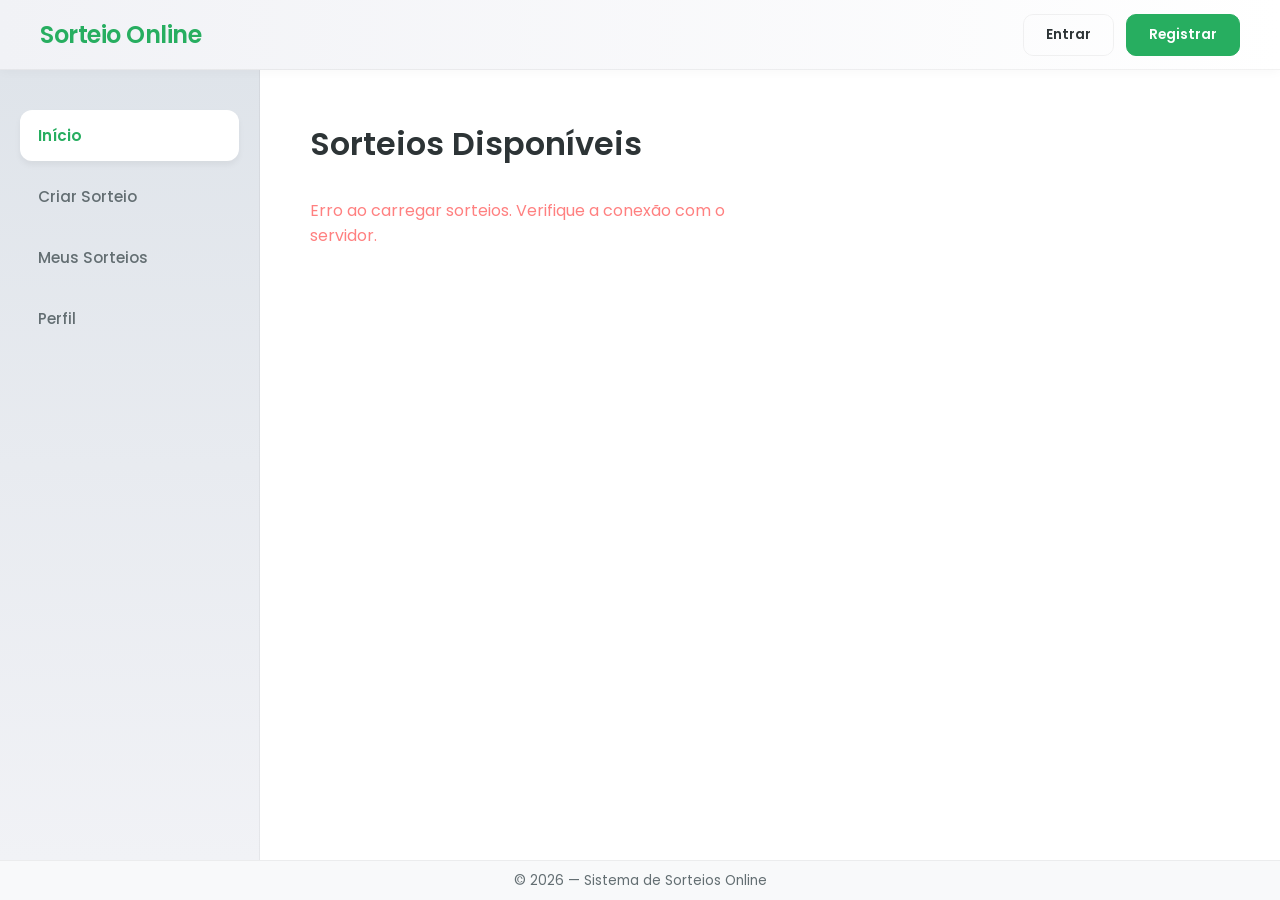
<file: index.html>
<!DOCTYPE html>
<html lang="pt-BR">
<head>
    <title>Sorteio Online — Início</title>
    <meta charset="UTF-8">
    <meta name="viewport" content="width=device-width, initial-scale=1.0">
    <link rel="stylesheet" href="src/style/global.css?v=1.0.1">
    <link rel="stylesheet" href="src/style/index.css?v=1.0.1">
</head>
<body>
<div class="container">

    <header>
        <h1>Sorteio Online</h1>
        <div class="auth-links"><!-- preenchido por utils.js --></div>
    </header>

    <aside>
        <a href="index.html" class="active">Início</a>
        <a href="src/pages/criar_sorteio.html">Criar Sorteio</a>
        <a href="src/pages/meus_sorteios.html">Meus Sorteios</a>
        <a href="src/pages/perfil.html">Perfil</a>
    </aside>

    <main>
        <h2>Sorteios Disponíveis</h2>
        <div class="cards" id="container-cards"></div>
    </main>

    <footer><p>© 2026 — Sistema de Sorteios Online</p></footer>
</div>

<script src="src/js/utils.js?v=1.0.1"></script>
<script src="src/js/index.js?v=1.0.1"></script>
</body>
</html>
</file>
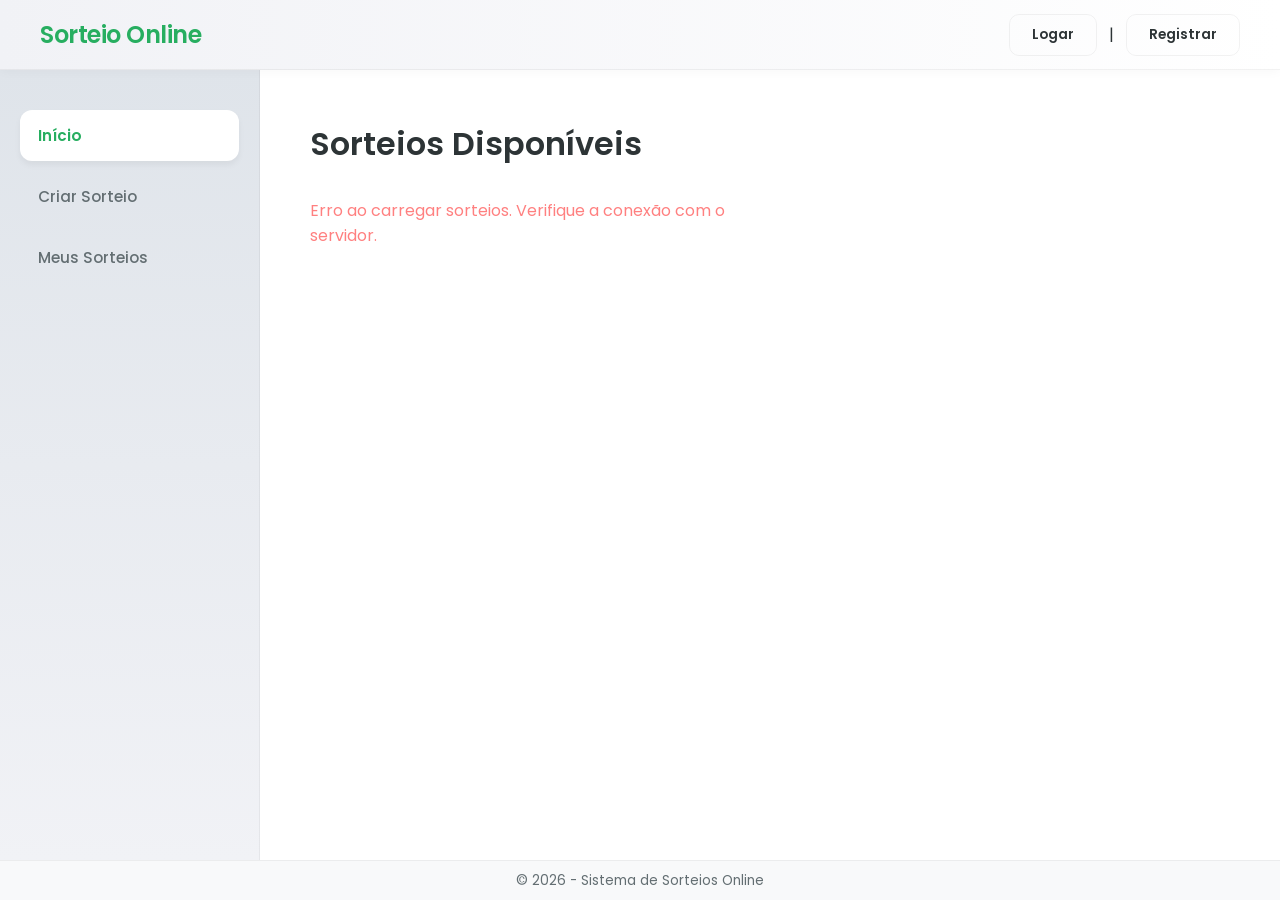
<file: src/index.html>
<!DOCTYPE html>
<html lang="pt-BR">
<head>
    <title>Sorteio Online - Início</title>

    <meta charset="UTF-8">
    <meta name="viewport" content="width=device-width, initial-scale=1.0">

    <link rel="stylesheet" href="style/global.css">
    <link rel="stylesheet" href="style/index.css">

</head>

<body>
    <div class="container">

        <header>
            <h1>Sorteio Online</h1>
            <div class="auth-links">
                <a href="pages/login.html">Logar</a> | <a href="pages/registrar.html">Registrar</a> 
            </div>
        </header>
        
        <aside>
            <a href="index.html" class="active">Início</a>
            <a href="">Criar Sorteio</a>
            <a href="">Meus Sorteios</a>
        </aside>
        
        <main>
            <h2>Sorteios Disponíveis</h2>
            
            <div class="cards" id="container-cards"></div>
        </main>

        <footer>
            <p>&copy; 2026 - Sistema de Sorteios Online</p>
        </footer>
    </div>

    <script src="js/index.js"></script>
</body>
</html>
</file>
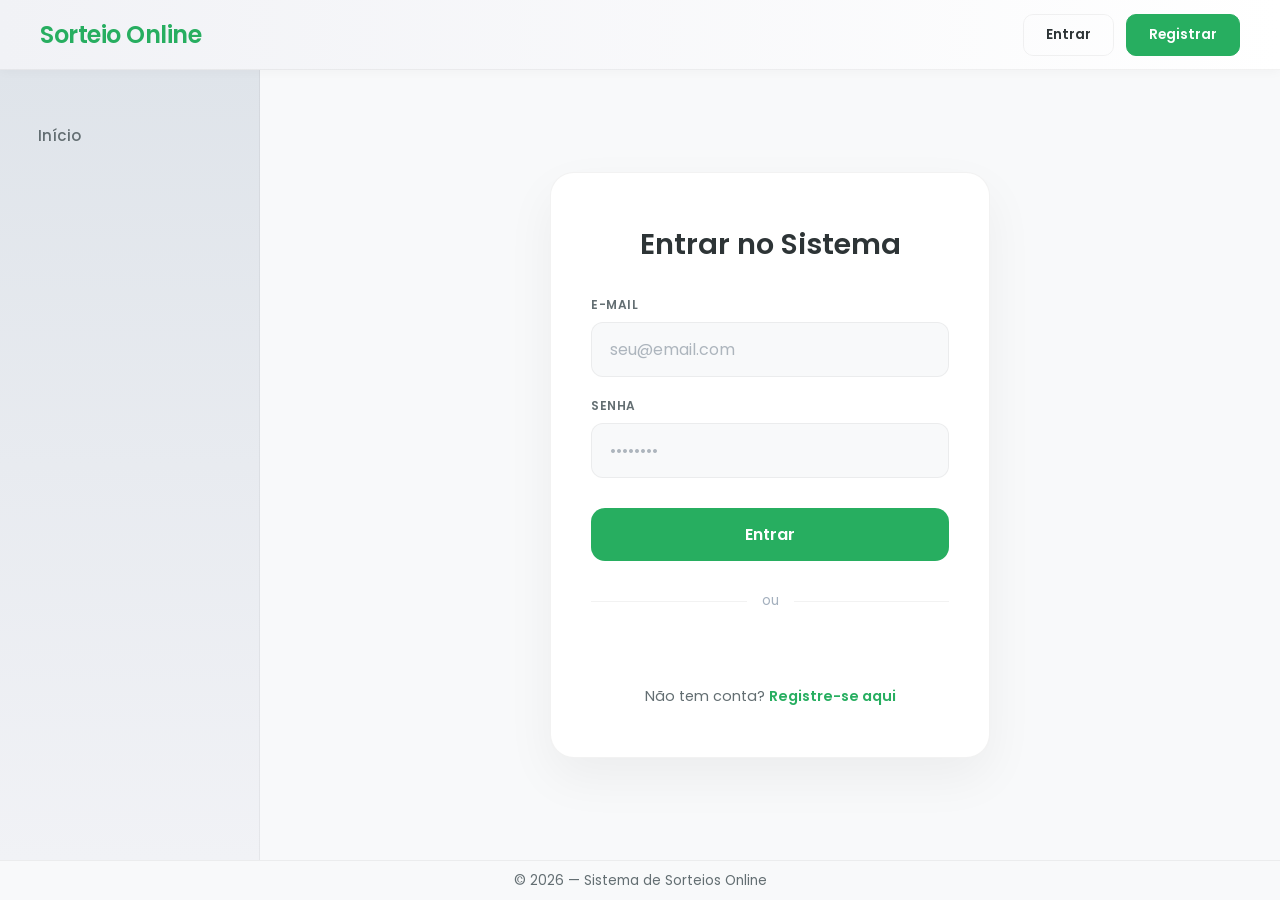
<file: src/pages/admin.html>
<!DOCTYPE html>
<html lang="pt-BR">
<head>
    <meta charset="UTF-8">
    <meta name="viewport" content="width=device-width, initial-scale=1.0">
    <title>Painel Administrativo - Sorteio Online</title>
    
    <link rel="stylesheet" href="../style/global.css?v=1.0.1">
    
    <link rel="stylesheet" href="../style/adm.css?v=1.0.1">
</head>
<body>
    <div class="container">
        <header>
            <h1>Painel Admin</h1>
            <div class="auth-links">
                <span id="admin-name">Olá, Admin</span>
                <a href="#" onclick="logout()">Sair</a>
            </div>
        </header>

        <aside>
            <a href="#" id="menu-usuarios" class="active" onclick="showSection('usuarios')">Gerenciar Usuários</a>
            <a href="#" id="menu-sorteios" onclick="showSection('sorteios')">Gerenciar Sorteios</a>
        </aside>

        <main id="main-content">
            <section id="section-usuarios">
                <h2>Usuários do Sistema</h2>
                <div class="table-container">
                    <table id="tabela-usuarios">
                        <thead>
                            <tr>
                                <th>ID</th>
                                <th>Nome</th>
                                <th>Email</th>
                                <th>Role</th>
                                <th>Ações</th>
                            </tr>
                        </thead>
                        <tbody></tbody>
                    </table>
                </div>
            </section>

            <section id="section-sorteios" style="display: none;">
                <h2>Sorteios Cadastrados</h2>
                <div class="table-container">
                    <table id="tabela-sorteios">
                        <thead>
                            <tr>
                                <th>ID</th>
                                <th>Nome</th>
                                <th>Status</th>
                                <th>Ações</th>
                            </tr>
                        </thead>
                        <tbody></tbody>
                    </table>
                </div>
            </section>
        </main>

        <footer>
            Sorteio Online © 2026 - Painel Administrativo
        </footer>
    </div>

    <div id="modal-user" class="modal">
        <div class="modal-content">
            <h3>Editar Usuário</h3>
            <input type="hidden" id="edit-user-id">
            <input type="text" id="edit-user-nome" placeholder="Nome">
            <input type="email" id="edit-user-email" placeholder="Email">
            <input type="password" id="edit-user-senha" placeholder="Nova Senha (opcional)">
            
            <h4>Foto de Perfil</h4>
            <input type="file" id="edit-user-foto">
            <button class="btn-upload" onclick="uploadFotoPerfil()">Atualizar Foto</button>

            <div class="modal-actions">
                <button class="btn-cancel" onclick="fecharModal('modal-user')">Cancelar</button>
                <button class="btn-save" onclick="salvarUsuario()">Salvar</button>
            </div>
        </div>
    </div>

    <div id="modal-sorteio" class="modal">
        <div class="modal-content">
            <h3>Editar Sorteio</h3>
            <input type="hidden" id="edit-sorteio-id">
            <input type="text" id="edit-sorteio-nome" placeholder="Nome do Sorteio">
            <textarea id="edit-sorteio-desc" placeholder="Descrição"></textarea>
            <label class="switch-container">
                <span>Status:</span>
                
                <label class="switch">
                    <input type="checkbox" id="edit-sorteio-status">
                    <span class="slider"></span>
                </label>

                <span id="status-text">Encerrado</span>
            </label>
            
            <h4>Foto de Capa</h4>
            <input type="file" id="edit-sorteio-capa">
            <button class="btn-upload" onclick="uploadFotoCapa()">Atualizar Capa</button>

            <div class="modal-actions">
                <button class="btn-cancel" onclick="fecharModal('modal-sorteio')">Cancelar</button>
                <button class="btn-save" onclick="salvarSorteio()">Salvar</button>
            </div>
        </div>
    </div>

    <div id="modal-participantes" class="modal">
        <div class="modal-content modal-large">
            <h3>Participantes do Sorteio</h3>
            <input type="hidden" id="participante-sorteio-id">
            <ul id="lista-participantes" class="participantes-list">
                </ul>
            <div class="modal-actions">
                <button class="btn-cancel" onclick="fecharModal('modal-participantes')">Fechar</button>
            </div>
        </div>
    </div>

    <script src="../js/admin.js?v=1.0.1"></script>
</body>
</html>
</file>
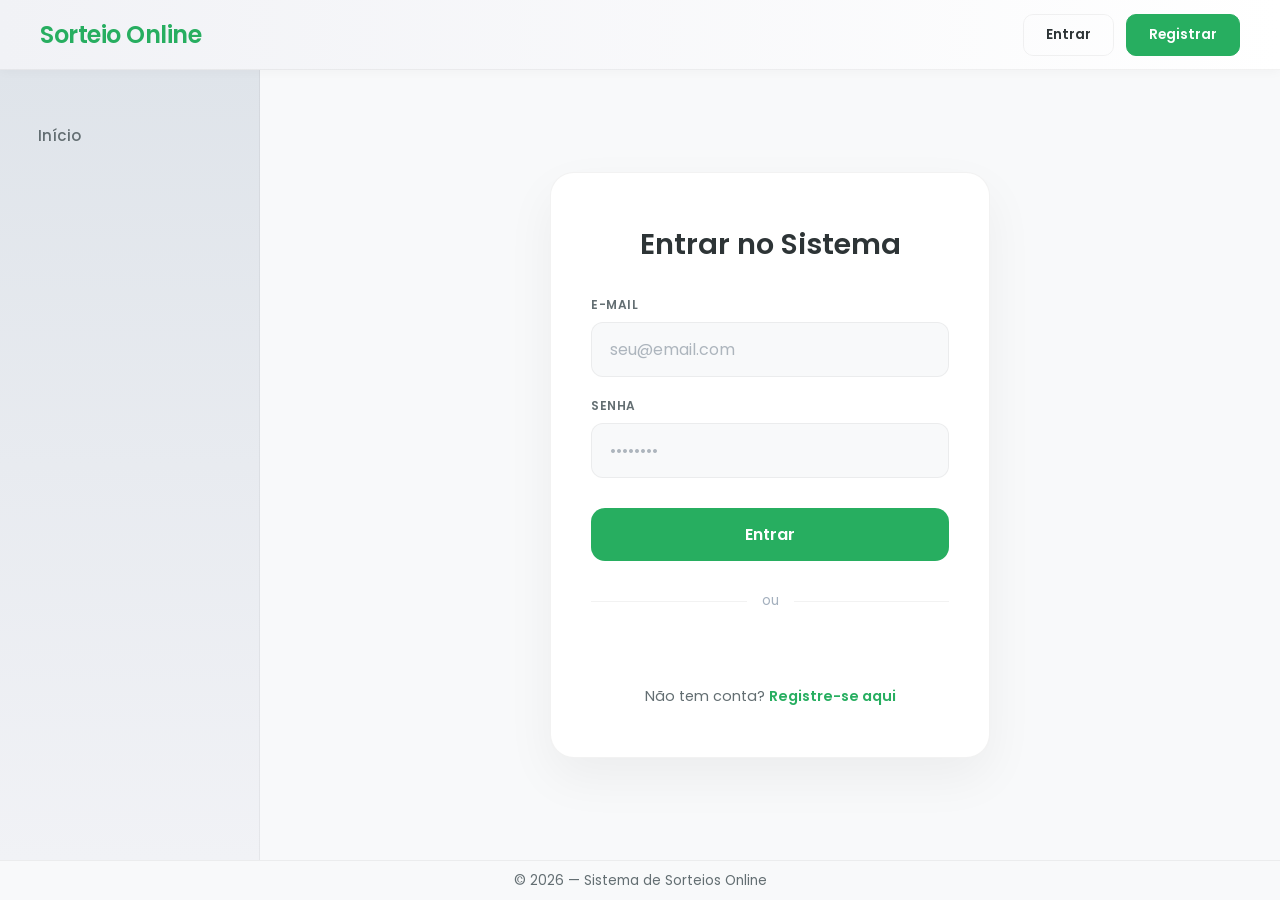
<file: src/pages/criar_sorteio.html>
<!DOCTYPE html>
<html lang="pt-BR">
<head>
    <meta charset="UTF-8">
    <meta name="viewport" content="width=device-width, initial-scale=1.0">
    <title>Sorteio Online — Criar Sorteio</title>
    <link rel="stylesheet" href="../style/global.css?v=1.0.1">
    <link rel="stylesheet" href="../style/criar_sorteio.css?v=1.0.1">
</head>
<body>
<div class="container">

    <header>
        <h1>Sorteio Online</h1>
        <div class="auth-links"></div>
    </header>

    <aside>
        <a href="../../index.html">Início</a>
        <a href="criar_sorteio.html" class="active">Criar Sorteio</a>
        <a href="meus_sorteios.html">Meus Sorteios</a>
        <a href="perfil.html">Perfil</a>
    </aside>

    <main>
        <div class="criar-wrapper">

            <div class="criar-header">
                <h2>Novo Sorteio</h2>
                <p>Preencha os dados abaixo para criar seu sorteio.</p>
            </div>

            <form id="form-criar" class="criar-form" novalidate>

                <!-- Imagem de capa ---------------------------------------- -->
                <div class="capa-upload-area" id="capa-upload-area">
                    <div class="capa-placeholder" id="capa-placeholder">
                        <span class="capa-icon">🖼️</span>
                        <span>Clique para adicionar uma foto de capa</span>
                        <span class="capa-hint">JPG, PNG — até 5 MB</span>
                    </div>
                    <img id="capa-preview" src="" alt="Preview da capa" style="display:none;">
                    <input type="file" id="input-capa" accept="image/*" style="display:none;">
                </div>

                <!-- Campos ------------------------------------------------ -->
                <div class="campos-grid">

                    <div class="field-group full">
                        <label for="nome-sorteio">Nome do sorteio <span class="obrig">*</span></label>
                        <input type="text" id="nome-sorteio"
                            placeholder="Ex.: iPhone 17 Pro — Sorteio Especial"
                            maxlength="80" required>
                    </div>

                    <div class="field-group full">
                        <label for="desc-sorteio">Descrição</label>
                        <textarea id="desc-sorteio" rows="4"
                                placeholder="Descreva o que será sorteado, regras, data prevista…"></textarea>
                    </div>

                    <div class="field-group">
                        <label for="status-sorteio">Status inicial</label>
                        <select id="status-sorteio">
                            <option value="ativo">Ativo</option>
                            <option value="encerrado">Encerrado</option>
                        </select>
                    </div>

                    <div class="field-group">
                        <label for="data-encerramento">Data e Hora de Encerramento <span class="obrig">*</span></label>
                        <input type="datetime-local" id="data-encerramento" required>
                    </div>

                </div>

                <!-- Fotos adicionais --------------------------------------- -->
                <div class="fotos-section">
                    <label class="fotos-label">Fotos do item (até 3)</label>
                    <div class="fotos-grid" id="fotos-grid">
                        <div class="foto-slot" data-slot="0">
                            <span>+</span>
                            <input type="file" accept="image/*" class="input-foto-extra">
                        </div>
                        <div class="foto-slot" data-slot="1">
                            <span>+</span>
                            <input type="file" accept="image/*" class="input-foto-extra">
                        </div>
                        <div class="foto-slot" data-slot="2">
                            <span>+</span>
                            <input type="file" accept="image/*" class="input-foto-extra">
                        </div>
                    </div>
                </div>

                <!-- Ações ------------------------------------------------- -->
                <div class="criar-acoes">
                    <a href="../../index.html" class="btn-cancelar-criar">Cancelar</a>
                    <button type="submit" class="btn-criar" id="btn-criar">
                        <span>Criar Sorteio</span>
                    </button>
                </div>

            </form>

        </div>
    </main>

    <footer><p>© 2026 — Sistema de Sorteios Online</p></footer>
</div>

<script src="../js/utils.js?v=1.0.1"></script>
<script src="../js/criar_sorteio.js?v=1.0.1"></script>
</body>
</html>
</file>
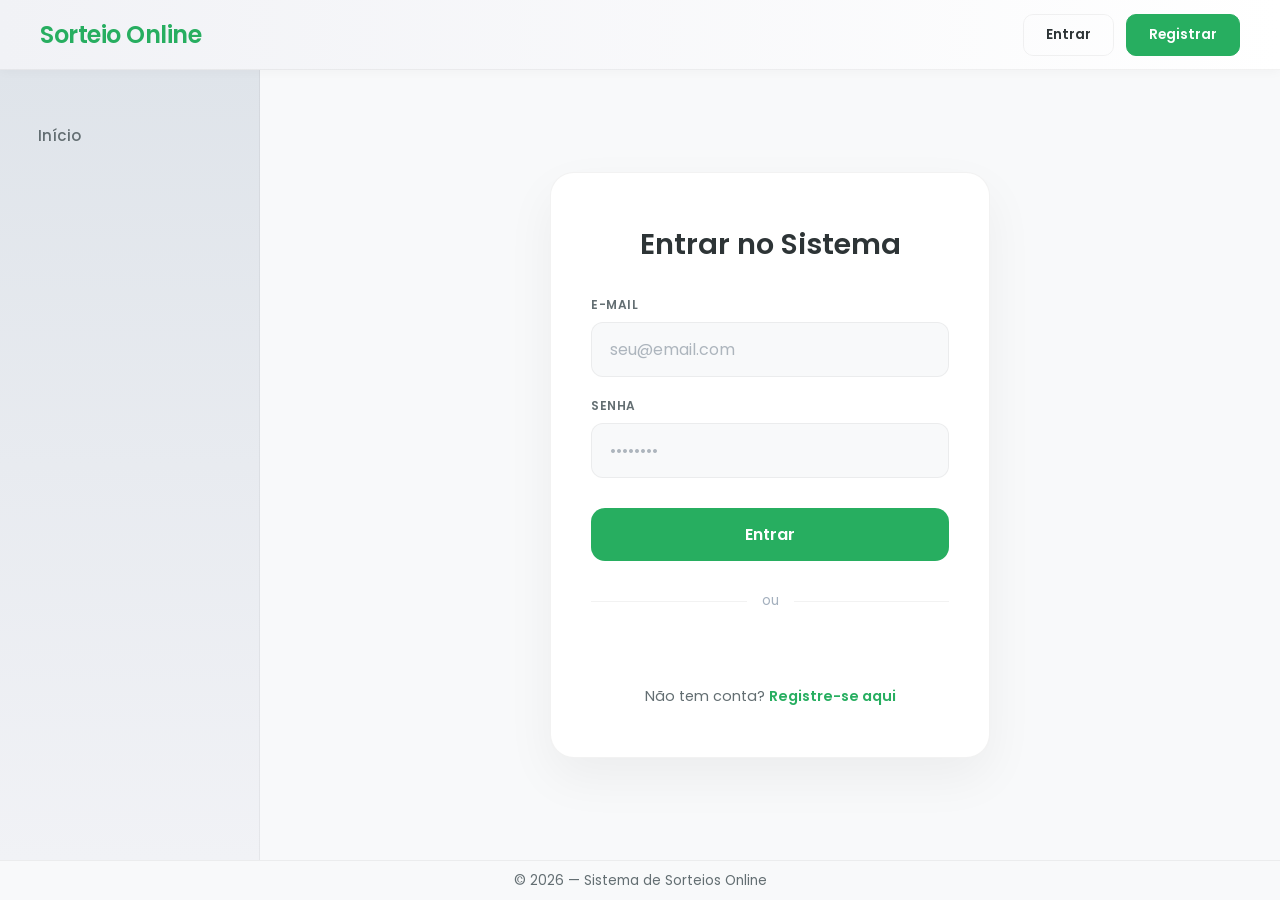
<file: src/pages/login.html>
<!DOCTYPE html>
<html lang="pt-BR">
<head>
    <title>Sorteio Online — Entrar</title>
    <meta charset="UTF-8">
    <meta name="viewport" content="width=device-width, initial-scale=1.0">
    <link rel="stylesheet" href="../style/global.css?v=1.0.1">
    <link rel="stylesheet" href="../style/login.css?v=1.0.1">
    <script src="https://accounts.google.com/gsi/client" async defer></script>
</head>
<body>
<div class="container">

    <header>
        <h1>Sorteio Online</h1>
        <div class="auth-links">
            <a href="../../index.html">Voltar ao Início</a>
        </div>
    </header>

    <aside>
        <a href="../../index.html">Início</a>
    </aside>

    <main>
        <div class="auth-container">
            <h2>Entrar no Sistema</h2>

            <form id="form-login" novalidate>
                <div class="input-group">
                    <label for="login-email">E-mail</label>
                    <input type="email" id="login-email" required autocomplete="email" placeholder="seu@email.com">
                </div>

                <div class="input-group">
                    <label for="login-senha">Senha</label>
                    <input type="password" id="login-senha" required placeholder="••••••••">
                </div>

                <button type="submit" class="btn-auth">Entrar</button>

                <div class="divider"><span>ou</span></div>

                <div id="g_id_onload"
                     data-client_id="923197901865-70b6fpl6pou975uejhsq187bgecgia5v.apps.googleusercontent.com"
                     data-callback="handleCredentialResponse"></div>

                <div class="g_id_signin"
                     data-type="standard"
                     data-size="large"
                     data-theme="filled_black"
                     data-text="continue_with"
                     data-shape="pill"
                     data-logo_alignment="left"></div>
            </form>

            <p class="toggle-text">Não tem conta? <a href="registrar.html">Registre-se aqui</a></p>
        </div>
    </main>

    <footer><p>© 2026 — Sistema de Sorteios Online</p></footer>
</div>

<!-- utils.js não renderiza header de usuário aqui pois já logou -->
<script src="../js/utils.js?v=1.0.1"></script>
<script src="../js/auth/auth-google.js?v=1.0.1"></script>
<script src="../js/auth/login.js?v=1.0.1"></script>
</body>
</html>
</file>
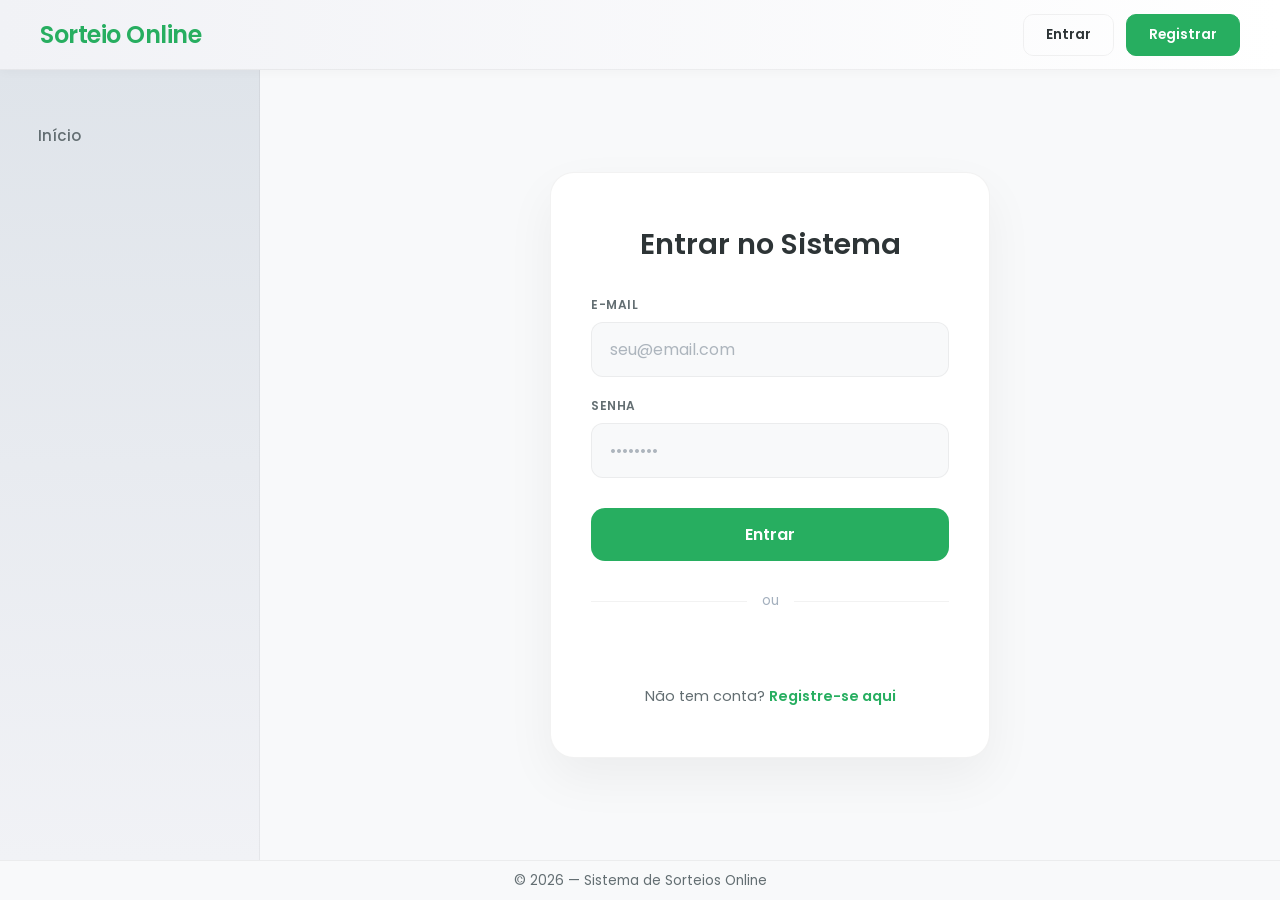
<file: src/pages/meus_sorteios.html>
<!DOCTYPE html>
<html lang="pt-BR">
<head>
    <meta charset="UTF-8">
    <meta name="viewport" content="width=device-width, initial-scale=1.0">
    <title>Sorteio Online — Meus Sorteios</title>
    <link rel="stylesheet" href="../style/global.css?v=1.0.1">
    <link rel="stylesheet" href="../style/index.css?v=1.0.1">
    <link rel="stylesheet" href="../style/meus_sorteios.css?v=1.0.1">
</head>
<body>
<div class="container">

    <header>
        <h1>Sorteio Online</h1>
        <div class="auth-links"></div>
    </header>

    <aside>
        <a href="../../index.html">Início</a>
        <a href="criar_sorteio.html">Criar Sorteio</a>
        <a href="meus_sorteios.html" class="active">Meus Sorteios</a>
        <a href="perfil.html">Perfil</a>
    </aside>

    <main>

        <!-- Aba de navegação -->
        <div class="tabs">
            <button class="tab active" data-tab="criados">Sorteios que criei</button>
            <button class="tab" data-tab="participando">Sorteios que participo</button>
        </div>

        <!-- Seção: sorteios criados -->
        <section id="secao-criados" class="secao-sorteios">
            <div class="cards" id="container-criados">
                <p class="loading-msg">Carregando…</p>
            </div>
        </section>

        <!-- Seção: sorteios participando -->
        <section id="secao-participando" class="secao-sorteios" style="display:none;">
            <div class="cards" id="container-participando">
                <p class="loading-msg">Carregando…</p>
            </div>
        </section>

    </main>

    <footer><p>© 2026 — Sistema de Sorteios Online</p></footer>
</div>

<!-- Modal de edição de sorteio -->
<div class="modal" id="modal-editar-sorteio">
    <div class="modal-content">
        <h3>✏️ Editar Sorteio</h3>
        <input type="hidden" id="edit-id">

        <div class="field-group">
            <label>Nome</label>
            <input type="text" id="edit-nome" placeholder="Nome do sorteio">
        </div>

        <div class="field-group">
            <label>Descrição</label>
            <textarea id="edit-desc" rows="3" placeholder="Descrição…"></textarea>
        </div>

        <div class="field-group">
            <label>Status</label>
            <select id="edit-status">
                <option value="ativo">Ativo</option>
                <option value="encerrado">Encerrado</option>
            </select>
        </div>

        <div class="field-group">
            <label>Nova foto de capa (opcional)</label>
            <input type="file" id="edit-capa" accept="image/*"
                   style="background:rgba(255,255,255,0.06);padding:10px;border-radius:10px;border:1px dashed rgba(255,255,255,0.2);">
        </div>

        <div class="modal-actions">
            <button class="btn-modal-cancel" onclick="fecharModal('modal-editar-sorteio')">Cancelar</button>
            <button class="btn-modal-save" id="btn-salvar-edicao">Salvar</button>
        </div>
    </div>
</div>

<script src="../js/utils.js?v=1.0.1"></script>
<script src="../js/meus_sorteios.js?v=1.0.1"></script>
</body>
</html>
</file>
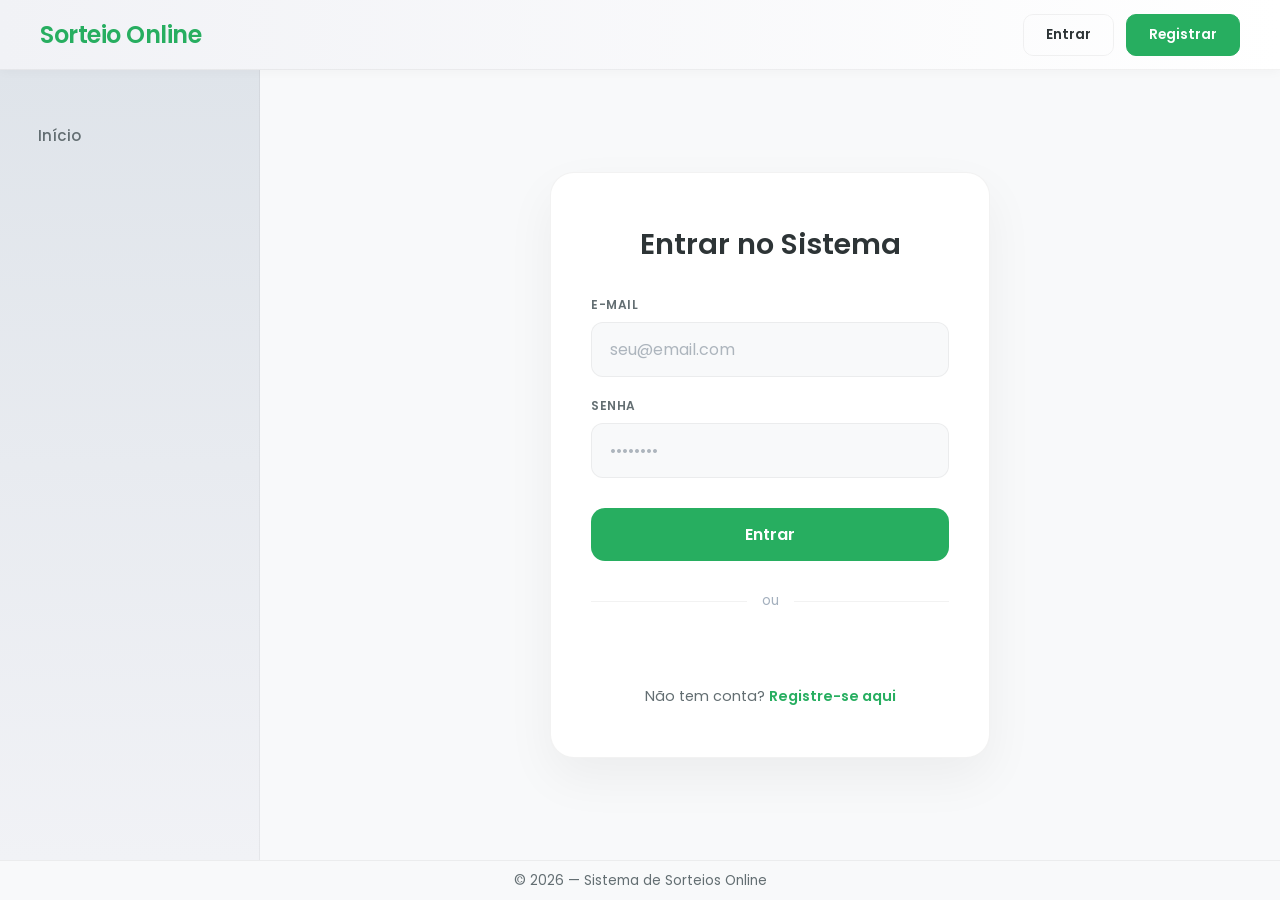
<file: src/pages/perfil.html>
<!DOCTYPE html>
<html lang="pt-BR">
<head>
    <meta charset="UTF-8">
    <meta name="viewport" content="width=device-width, initial-scale=1.0">
    <title>Sorteio Online — Meu Perfil</title>
    <link rel="stylesheet" href="../style/global.css?v=1.0.1">
    <link rel="stylesheet" href="../style/perfil.css?v=1.0.1">
</head>
<body>
<div class="container">

    <header>
        <h1>Sorteio Online</h1>
        <div class="auth-links">
            <!-- preenchido por utils.js -->
        </div>
    </header>

    <aside>
        <a href="../../index.html">Início</a>
        <a href="criar_sorteio.html">Criar Sorteio</a>
        <a href="meus_sorteios.html">Meus Sorteios</a>
        <a href="perfil.html" class="active">Perfil</a>
    </aside>

    <main>
        <section class="perfil-wrapper">

            <!-- Avatar + nome ------------------------------------------ -->
            <div class="perfil-avatar-box">
                <div class="avatar-ring" id="avatar-container">
                    <img id="avatar-img"
                         src="https://static.vecteezy.com/system/resources/thumbnails/009/292/244/small/default-avatar-icon-of-social-media-user-vector.jpg"
                         alt="Foto de perfil">
                    <label class="avatar-edit-btn" id="btn-trocar-foto" title="Trocar foto" style="display:none;">
                        📷
                        <input type="file" id="input-foto" accept="image/*" style="display:none;">
                    </label>
                </div>
                <h2 id="perfil-nome-titulo">Carregando…</h2>
                <p id="perfil-email-titulo" class="perfil-email-sub"></p>
            </div>

            <!-- Card de dados ------------------------------------------ -->
            <div class="perfil-card">

                <div class="perfil-card-header">
                    <h3>Informações da conta</h3>
                    <button class="btn-editar" id="btn-editar-toggle">✏️ Editar</button>
                </div>

                <form id="form-perfil" novalidate>

                    <div class="field-group">
                        <label for="input-nome">Nome completo</label>
                        <input type="text" id="input-nome" disabled placeholder="Seu nome">
                    </div>

                    <div class="field-group">
                        <label for="input-email">E-mail</label>
                        <input type="email" id="input-email" disabled placeholder="Seu e-mail">
                    </div>

                    <div class="field-group" id="grupo-senha" style="display:none;">
                        <label for="input-senha">Nova senha <span class="campo-opcional">(opcional)</span></label>
                        <input type="password" id="input-senha" placeholder="Deixe em branco para manter">
                    </div>

                    <div class="form-acoes" id="form-acoes" style="display:none;">
                        <button type="button" class="btn-cancelar" id="btn-cancelar">Cancelar</button>
                        <button type="submit" class="btn-salvar">Salvar alterações</button>
                    </div>

                </form>
            </div>

            <!-- Zona perigosa ------------------------------------------ -->
            <div class="zona-perigo">
                <p>⚠️ Excluir sua conta é permanente e não pode ser desfeito.</p>
                <button class="btn-excluir" id="btn-excluir-conta">Excluir minha conta</button>
            </div>

        </section>
    </main>

    <footer><p>© 2026 — Sistema de Sorteios Online</p></footer>
</div>

<!-- Modal confirmação exclusão -->
<div class="modal" id="modal-excluir">
    <div class="modal-content">
        <h3>Excluir conta</h3>
        <p style="color:rgba(255,255,255,0.7);line-height:1.6;">
            Tem certeza? Todos os seus dados serão removidos permanentemente.
            Digite <strong>EXCLUIR</strong> para confirmar.
        </p>
        <input type="text" id="confirmacao-excluir" placeholder="Digite EXCLUIR">
        <div class="modal-actions">
            <button class="btn-modal-cancel" onclick="fecharModal('modal-excluir')">Cancelar</button>
            <button class="btn-modal-save" id="btn-confirmar-excluir"
                    style="border-color:#ff8080;color:#ff8080;">Excluir conta</button>
        </div>
    </div>
</div>

<script src="../js/utils.js?v=1.0.1"></script>
<script src="../js/perfil.js?v=1.0.1"></script>
</body>
</html>
</file>
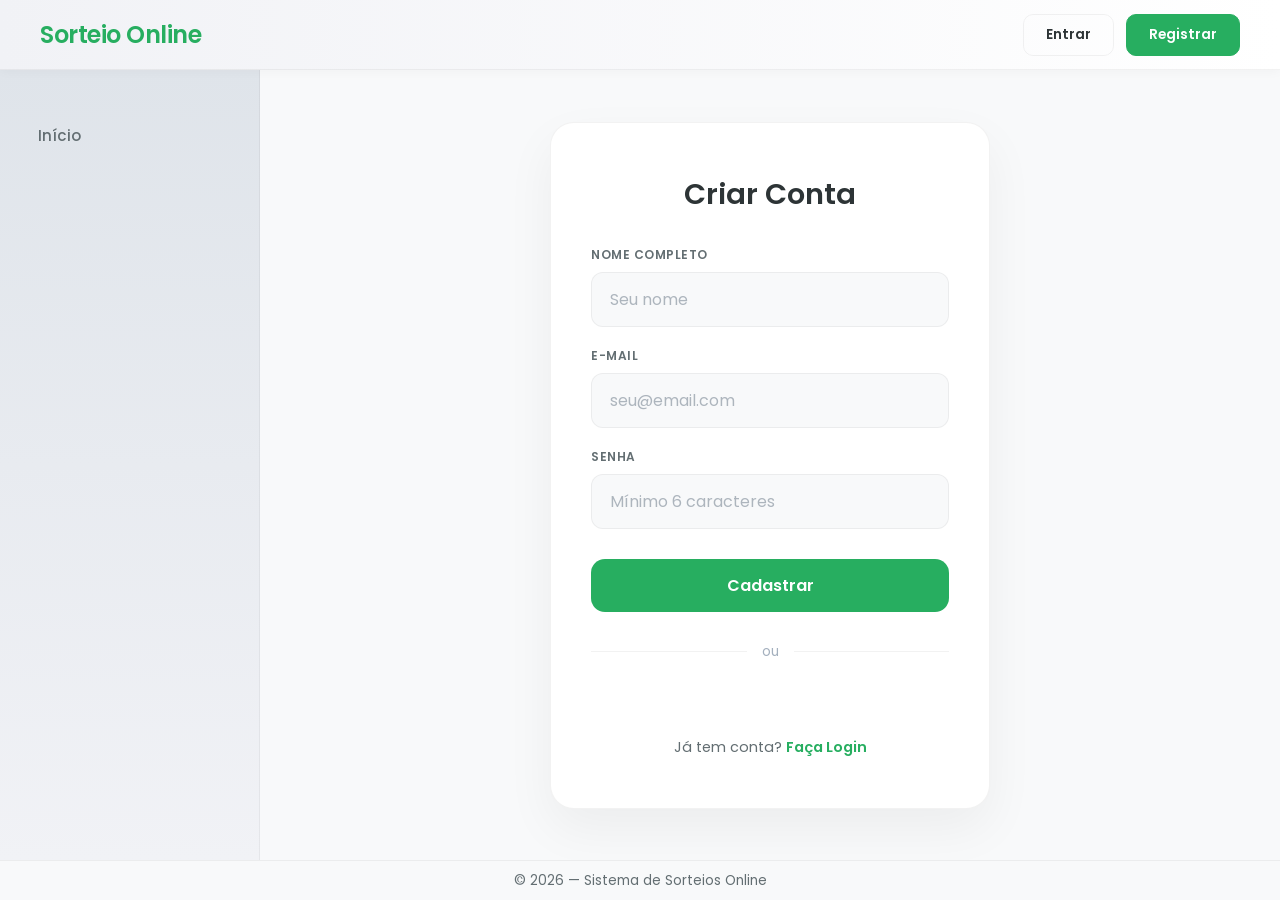
<file: src/pages/registrar.html>
<!DOCTYPE html>
<html lang="pt-BR">
<head>
    <meta charset="UTF-8">
    <meta name="viewport" content="width=device-width, initial-scale=1.0">
    <title>Sorteio Online — Criar Conta</title>
    <link rel="stylesheet" href="../style/global.css?v=1.0.1">
    <link rel="stylesheet" href="../style/login.css?v=1.0.1">
    <script src="https://accounts.google.com/gsi/client" async defer></script>
</head>
<body>
<div class="container">

    <header>
        <h1>Sorteio Online</h1>
        <div class="auth-links">
            <a href="../../index.html">Voltar ao Início</a>
        </div>
    </header>

    <aside>
        <a href="../../index.html">Início</a>
    </aside>

    <main>
        <div class="auth-container">
            <h2>Criar Conta</h2>

            <form id="form-register" novalidate>
                <div class="input-group">
                    <label for="reg-nome">Nome completo</label>
                    <input type="text" id="reg-nome" required placeholder="Seu nome">
                </div>

                <div class="input-group">
                    <label for="reg-email">E-mail</label>
                    <input type="email" id="reg-email" required placeholder="seu@email.com">
                </div>

                <div class="input-group">
                    <label for="reg-senha">Senha</label>
                    <input type="password" id="reg-senha" required placeholder="Mínimo 6 caracteres">
                </div>

                <button type="submit" class="btn-auth">Cadastrar</button>

                <div class="divider"><span>ou</span></div>

                <div id="g_id_onload"
                     data-client_id="923197901865-70b6fpl6pou975uejhsq187bgecgia5v.apps.googleusercontent.com"
                     data-callback="handleCredentialResponse"
                     data-itp_support="true"></div>

                <div class="g_id_signin"
                     data-type="standard"
                     data-size="large"
                     data-theme="filled_black"
                     data-text="continue_with"
                     data-shape="pill"
                     data-logo_alignment="left"></div>
            </form>

            <p class="toggle-text">Já tem conta? <a href="login.html">Faça Login</a></p>
        </div>
    </main>

    <footer><p>© 2026 — Sistema de Sorteios Online</p></footer>
</div>

<script src="../js/utils.js?v=1.0.1"></script>
<script src="../js/auth/registrar.js"></script>
<script src="../js/auth/auth-google.js?v=1.0.1"></script>
</body>
</html>
</file>
<file: src/style/global.css>
@import url('https://fonts.googleapis.com/css2?family=Poppins:wght@300;400;600&display=swap');

:root {
    --primary-green: #27ae60;
    --secondary-green: #2ecc71;
    --bg-header: #f8f9fa;
    --bg-sidebar: #e9ecef;
    --bg-main: #ffffff;
    --text-dark: #2d3436;
    --text-muted: #636e72;
    --border-light: rgba(0,0,0,0.05);
    --shadow: 0 4px 6px rgba(0,0,0,0.05);
}

/* ── Reset ──────────────────────────────────────────────────────────────── */
*, *::before, *::after {
    margin: 0;
    padding: 0;
    box-sizing: border-box;
    font-family: 'Poppins', sans-serif;
}

/* ── Base ───────────────────────────────────────────────────────────────── */
body {
    background-color: var(--bg-main);
    color: var(--text-dark);
    min-height: 100vh;
}

/* ── Layout Grid ────────────────────────────────────────────────────────── */
.container {
    display: grid;
    grid-template-areas:
        "header header"
        "sidebar main"
        "footer footer";
    grid-template-columns: 260px 1fr;
    grid-template-rows: 70px 1fr 40px;
    min-height: 100vh;
}

header { grid-area: header; }
aside  { grid-area: sidebar; }
main   { grid-area: main; }
footer { grid-area: footer; }

/* ── Header ─────────────────────────────────────────────────────────────── */
header {
    background: var(--bg-header);
    background: linear-gradient(to right, #f1f2f6, #ffffff);
    border-bottom: 1px solid var(--border-light);
    padding: 0 40px;
    display: flex;
    justify-content: space-between;
    align-items: center;
    position: sticky;
    top: 0;
    z-index: 100;
    box-shadow: 0 2px 10px rgba(0,0,0,0.03);
}

header h1 {
    font-size: 1.5rem;
    font-weight: 600;
    color: var(--primary-green);
    letter-spacing: -0.5px;
}

/* ── Auth links ─────────────────────────────────────────────────────────── */
.auth-links {
    display: flex;
    gap: 12px;
    align-items: center;
}

.auth-links a {
    color: var(--text-dark);
    text-decoration: none;
    font-size: 0.85rem;
    font-weight: 600;
    padding: 10px 22px;
    border-radius: 10px;
    background: transparent;
    border: 1px solid var(--border-light);
    transition: all 0.25s ease;
}

.auth-links a.btn-registrar {
    background: var(--primary-green);
    color: #fff;
    border-color: var(--primary-green);
}

.auth-links a:hover {
    transform: translateY(-2px);
    box-shadow: 0 4px 12px rgba(39, 174, 96, 0.2);
}

.auth-links a.btn-registrar:hover {
    background: var(--secondary-green);
    border-color: var(--secondary-green);
}

/* ── Botão usuário logado ────────────────────────────────────────────────── */
.auth-links .btn-usuario {
    display: flex;
    align-items: center;
    gap: 10px;
    background: #fff;
    border: 1px solid var(--border-light);
    padding: 8px 18px 8px 12px;
    border-radius: 12px;
    box-shadow: var(--shadow);
}

.auth-links .btn-usuario .usuario-avatar {
    width: 32px;
    height: 32px;
    border-radius: 50%;
    background: var(--bg-light);
    display: flex;
    align-items: center;
    justify-content: center;
    font-size: 1.2rem;
    color: var(--primary-green);
    overflow: hidden;
    border: 1px solid var(--border-light);
}

.auth-links .btn-usuario .usuario-avatar img {
    width: 100%;
    height: 100%;
    object-fit: cover;
}

.auth-links .btn-usuario .usuario-nome {
    font-size: 0.9rem;
    font-weight: 600;
    color: var(--text-dark);
}

.auth-links .btn-sair {
    background: #fff;
    color: #e74c3c;
    border-color: rgba(231, 76, 60, 0.2);
}

.auth-links .btn-sair:hover {
    background: #e74c3c;
    color: #fff;
    box-shadow: 0 4px 12px rgba(231, 76, 60, 0.2);
}

/* ── Sidebar ─────────────────────────────────────────────────────────────── */
aside {
    background: var(--bg-sidebar);
    background: linear-gradient(to bottom, #dfe4ea, #f1f2f6);
    border-right: 1px solid var(--border-light);
    padding: 40px 20px;
    display: flex;
    flex-direction: column;
    gap: 10px;
}

aside a {
    color: var(--text-muted);
    text-decoration: none;
    padding: 14px 18px;
    border-radius: 12px;
    font-size: 0.95rem;
    font-weight: 500;
    transition: all 0.25s;
    display: flex;
    align-items: center;
    gap: 12px;
}

aside a:hover, aside a.active {
    background: #fff;
    color: var(--primary-green);
    font-weight: 600;
    box-shadow: var(--shadow);
}

/* ── Main ────────────────────────────────────────────────────────────────── */
main {
    background-color: var(--bg-main);
    padding: 50px;
    overflow-y: auto;
    display: flex;
    flex-direction: column;
    gap: 30px;
}

main h2 {
    font-weight: 600;
    font-size: 2rem;
    color: var(--text-dark);
}

/* ── Footer ──────────────────────────────────────────────────────────────── */
footer {
    background: #f8f9fa;
    border-top: 1px solid var(--border-light);
    font-size: 0.85rem;
    color: var(--text-muted);
    display: flex;
    justify-content: center;
    align-items: center;
}

/* ── Modal Global ────────────────────────────────────────────────────────── */
.modal {
    display: none;
    position: fixed;
    inset: 0;
    background: rgba(0, 0, 0, 0.4);
    justify-content: center;
    align-items: center;
    z-index: 1000;
    backdrop-filter: blur(8px);
}

.modal-content {
    background: #fff;
    padding: 40px;
    border-radius: 24px;
    width: 90%;
    max-width: 500px;
    display: flex;
    flex-direction: column;
    gap: 20px;
    box-shadow: 0 30px 60px rgba(0, 0, 0, 0.12);
    animation: modalIn 0.3s cubic-bezier(0.34, 1.56, 0.64, 1);
}

@keyframes modalIn {
    from { opacity: 0; transform: translateY(20px) scale(0.95); }
    to   { opacity: 1; transform: translateY(0) scale(1); }
}

.modal-content h3 {
    font-size: 1.5rem;
    font-weight: 600;
    color: var(--text-dark);
}

.modal-content input,
.modal-content textarea,
.modal-content select {
    width: 100%;
    padding: 14px 18px;
    border-radius: 12px;
    border: 1px solid var(--border-light);
    background: #f8f9fa;
    color: var(--text-dark);
    font-size: 1rem;
    outline: none;
    transition: all 0.2s;
}

.modal-content input:focus,
.modal-content textarea:focus,
.modal-content select:focus {
    border-color: var(--primary-green);
    background: #fff;
    box-shadow: 0 0 0 4px rgba(39, 174, 96, 0.1);
}

.modal-actions {
    display: flex;
    gap: 15px;
    justify-content: flex-end;
    margin-top: 10px;
}

.btn-modal-cancel {
    background: #f1f2f6;
    color: var(--text-muted);
    border: none;
    padding: 12px 25px;
    border-radius: 12px;
    cursor: pointer;
    font-weight: 600;
    transition: all 0.2s;
}

.btn-modal-save {
    background: var(--primary-green);
    color: #fff;
    border: none;
    padding: 12px 25px;
    border-radius: 12px;
    cursor: pointer;
    font-weight: 600;
    transition: all 0.2s;
}

.btn-modal-save:hover {
    background: var(--secondary-green);
    transform: translateY(-2px);
}

/* ── Toast ───────────────────────────────────────────────────────────────── */
.toast {
    position: fixed;
    bottom: 40px;
    right: 40px;
    padding: 16px 28px;
    border-radius: 16px;
    font-size: 0.95rem;
    font-weight: 600;
    z-index: 9999;
    background: #fff;
    color: var(--text-dark);
    box-shadow: 0 15px 35px rgba(0,0,0,0.1);
    border-left: 5px solid var(--primary-green);
}

.toast-success { border-left-color: #27ae60; }
.toast-error   { border-left-color: #e74c3c; }

/* ── Botão padrão da app ─────────────────────────────────────────────────── */
.btn-primary {
    background: var(--primary-green);
    color: #fff;
    border: none;
    padding: 14px 32px;
    border-radius: 14px;
    font-size: 1rem;
    font-weight: 600;
    cursor: pointer;
    transition: all 0.25s;
    text-decoration: none;
    display: inline-block;
}

.btn-primary:hover {
    background: var(--secondary-green);
    transform: translateY(-2px);
    box-shadow: 0 8px 20px rgba(39, 174, 96, 0.2);
}

/* ── Responsivo ──────────────────────────────────────────────────────────── */
@media (max-width: 992px) {
    .container {
        grid-template-areas:
            "header"
            "sidebar"
            "main"
            "footer";
        grid-template-columns: 1fr;
        grid-template-rows: 70px auto 1fr 40px;
    }

    aside {
        flex-direction: row;
        overflow-x: auto;
        padding: 15px 20px;
        border-right: none;
        border-bottom: 1px solid var(--border-light);
        gap: 12px;
    }

    aside a { white-space: nowrap; padding: 10px 20px; }

    main { padding: 30px 20px; }
}
</file>
<file: src/style/index.css>
.cards {
    display: grid;
    grid-template-columns: repeat(auto-fill, minmax(300px, 1fr));
    gap: 30px;
}

.card-sorteio {
    background: #ffffff;
    border: 1px solid rgba(0,0,0,0.06);
    border-radius: 20px;
    display: flex;
    flex-direction: column;
    gap: 0;
    transition: all 0.3s cubic-bezier(0.4, 0, 0.2, 1);
    overflow: hidden;
    box-shadow: 0 4px 20px rgba(0,0,0,0.04);
}

.card-sorteio:hover {
    transform: translateY(-8px);
    box-shadow: 0 12px 30px rgba(0, 0, 0, 0.08);
}

/* ── Capa ─────────────────────────────────────────────────────────────────── */
.card-capa-container {
    width: 100%;
    height: 180px;
    overflow: hidden;
    background: #f1f2f6;
    position: relative;
}

.card-capa-container img {
    width: 100%;
    height: 100%;
    object-fit: cover;
    display: block;
    transition: transform 0.5s ease;
}

.card-sorteio:hover .card-capa-container img {
    transform: scale(1.08);
}

/* ── Info ─────────────────────────────────────────────────────────────────── */
.card-info {
    display: flex;
    flex-direction: column;
    gap: 8px;
    padding: 24px 24px 16px;
}

.card-sorteio h3 {
    font-size: 1.25rem;
    font-weight: 600;
    line-height: 1.4;
    color: var(--text-dark);
}

.card-sorteio .descricao {
    font-size: 0.9rem;
    color: var(--text-muted);
    display: -webkit-box;
    -webkit-line-clamp: 2;
    -webkit-box-orient: vertical;
    overflow: hidden;
}

.status-badge {
    display: inline-flex;
    padding: 4px 12px;
    border-radius: 8px;
    font-size: 0.75rem;
    font-weight: 600;
    text-transform: uppercase;
    width: fit-content;
    margin-bottom: 4px;
}

.status-ativo { background: rgba(39, 174, 96, 0.1); color: var(--primary-green); }
.status-enc   { background: #f1f2f6; color: var(--text-muted); }

/* ── Rodapé do card ──────────────────────────────────────────────────────── */
.card-footer {
    padding: 0 24px 24px;
    display: flex;
    flex-direction: column;
    gap: 12px;
}

.btn-participar {
    background: var(--primary-green);
    color: #fff;
    border: none;
    padding: 12px;
    border-radius: 12px;
    font-size: 0.95rem;
    font-weight: 600;
    cursor: pointer;
    transition: all 0.25s;
    text-align: center;
    width: 100%;
    text-decoration: none;
}

.btn-participar:hover {
    background: var(--secondary-green);
    transform: translateY(-2px);
    box-shadow: 0 4px 12px rgba(39, 174, 96, 0.2);
}

.btn-participar.encerrado {
    background: #dfe4ea;
    color: var(--text-muted);
    cursor: not-allowed;
    transform: none;
    box-shadow: none;
}
</file>
<file: src/style/adm.css>
/* ==========================================
   ESTILOS ESPECÍFICOS DO PAINEL ADMIN
   ========================================== */

main {
    background-color: #ffffff;
}

/* TABELAS */
.table-container {
    background: #ffffff;
    border: 1px solid var(--border-light);
    border-radius: 20px;
    padding: 25px;
    box-shadow: 0 4px 20px rgba(0,0,0,0.03);
    overflow-x: auto;
}

table {
    width: 100%;
    border-collapse: collapse;
}

th, td {
    padding: 16px;
    text-align: left;
    border-bottom: 1px solid var(--border-light);
}

th {
    font-weight: 600;
    color: var(--text-dark);
    font-size: 0.9rem;
    text-transform: uppercase;
    letter-spacing: 0.5px;
    background-color: #f8f9fa;
}

td {
    color: var(--text-muted);
    font-size: 0.95rem;
}

tr:last-child td {
    border-bottom: none;
}

tr:hover td {
    background-color: #fcfcfc;
}

/* BOTÕES DE AÇÃO */
button {
    cursor: pointer;
    border: none;
    padding: 8px 16px;
    border-radius: 10px;
    font-weight: 600;
    font-size: 0.85rem;
    transition: all 0.25s;
    font-family: inherit;
}

.btn-edit { 
    background: #f1f2f6; 
    color: #f39c12; 
}
.btn-edit:hover { 
    background: #f39c12; 
    color: #fff; 
}

.btn-delete { 
    background: #fff5f5; 
    color: #e74c3c; 
}
.btn-delete:hover { 
    background: #e74c3c; 
    color: #fff; 
}

.btn-view { 
    background: rgba(39, 174, 96, 0.1); 
    color: var(--primary-green); 
}
.btn-view:hover { 
    background: var(--primary-green); 
    color: #fff; 
}

.btn-upload { 
    background: #f1f2f6; 
    color: var(--text-dark);
    border: 1px solid var(--border-light);
    margin-bottom: 20px;
}
.btn-upload:hover {
    background: #dfe4ea;
}

.btn-save { 
    background: var(--primary-green); 
    color: #fff;
    padding: 12px 24px; 
}
.btn-save:hover {
    background: var(--secondary-green);
    transform: translateY(-2px);
}

.btn-cancel { 
    background: #f1f2f6; 
    color: var(--text-muted);
    padding: 12px 24px; 
}
.btn-cancel:hover {
    background: #dfe4ea;
}

/* MODAIS (POPUPS) */
/* Os modais usam as classes globais agora, mas mantemos o que for específico */

.modal-content {
    background: #ffffff;
    border-radius: 24px;
    box-shadow: 0 20px 60px rgba(0,0,0,0.1);
}

.modal-large { 
    max-width: 600px; 
}

.modal-actions {
    display: flex;
    justify-content: flex-end;
    gap: 15px;
    margin-top: 25px;
}

/* LISTAS */
.participantes-list {
    list-style: none;
    max-height: 300px;
    overflow-y: auto;
    background: #f8f9fa;
    border-radius: 14px;
    padding: 10px;
    border: 1px solid var(--border-light);
}

.participantes-list li {
    display: flex;
    justify-content: space-between;
    align-items: center;
    padding: 12px 15px;
    border-bottom: 1px solid var(--border-light);
    font-size: 0.95rem;
}

.participantes-list li:last-child {
    border-bottom: none;
}

.participantes-list li span {
    color: var(--text-dark);
    font-weight: 500;
}

/* SWITCH STATUS */
.switch-container {
    display: flex;
    align-items: center;
    gap: 15px;
    margin-top: 15px;
    padding: 15px;
    background: #f8f9fa;
    border-radius: 12px;
    width: fit-content;
}

.switch-label {
    font-size: 0.9rem;
    font-weight: 600;
    color: var(--text-dark);
}

.switch {
    position: relative;
    display: inline-block;
    width: 50px;
    height: 26px;
}

.switch input {
    opacity: 0;
    width: 0;
    height: 0;
}

.slider {
    position: absolute;
    cursor: pointer;
    inset: 0;
    background-color: #dfe4ea;
    transition: .3s;
    border-radius: 34px;
}

.slider:before {
    position: absolute;
    content: "";
    height: 18px;
    width: 18px;
    left: 4px;
    bottom: 4px;
    background-color: white;
    transition: .3s;
    border-radius: 50%;
    box-shadow: 0 2px 4px rgba(0,0,0,0.1);
}

input:checked + .slider {
    background-color: var(--primary-green);
}

input:checked + .slider:before {
    transform: translateX(24px);
}

/* RESPONSIVIDADE ADICIONAL */
@media (max-width: 768px) {
    .table-container {
        padding: 15px;
        border-radius: 12px;
    }

    th, td {
        padding: 12px 10px;
        font-size: 0.85rem;
    }

    h2 {
        font-size: 1.5rem;
        margin-bottom: 15px;
    }

    .modal-content {
        padding: 25px;
    }

    .modal-actions {
        flex-direction: column-reverse;
    }

    .modal-actions button {
        width: 100%;
    }

    .switch-container {
        width: 100%;
        justify-content: space-between;
    }
}

@media (max-width: 480px) {
    th, td {
        padding: 10px 8px;
        font-size: 0.8rem;
    }

    .btn-edit, .btn-delete, .btn-view {
        padding: 6px 10px;
        font-size: 0.75rem;
    }
}
</file>
<file: src/style/criar_sorteio.css>
main {
    display: flex;
    flex-direction: column;
    align-items: center;
    justify-content: flex-start;
    padding: 50px 20px;
    background-color: #ffffff;
}

.criar-wrapper {
    width: 100%;
    max-width: 680px;
    display: flex;
    flex-direction: column;
    gap: 40px;
}

/* ── Cabeçalho ───────────────────────────────────────────────────────────── */
.criar-header h2 {
    font-size: 2.2rem;
    font-weight: 600;
    margin-bottom: 8px;
    color: var(--text-dark);
}

.criar-header p {
    font-size: 1rem;
    color: var(--text-muted);
}

/* ── Área de upload de capa ──────────────────────────────────────────────── */
.capa-upload-area {
    width: 100%;
    height: 240px;
    border: 2px dashed var(--border-light);
    border-radius: 20px;
    display: flex;
    align-items: center;
    justify-content: center;
    cursor: pointer;
    transition: all 0.25s;
    overflow: hidden;
    position: relative;
    background: #f8f9fa;
}

.capa-upload-area:hover {
    border-color: var(--primary-green);
    background: #fff;
    box-shadow: 0 4px 15px rgba(0,0,0,0.05);
}

.capa-placeholder {
    display: flex;
    flex-direction: column;
    align-items: center;
    gap: 10px;
    color: var(--text-muted);
    font-size: 0.95rem;
    text-align: center;
    pointer-events: none;
}

.capa-icon { font-size: 3rem; color: var(--primary-green); }

.capa-hint {
    font-size: 0.8rem;
    color: #adb5bd;
}

#capa-preview {
    width: 100%;
    height: 100%;
    object-fit: cover;
    display: block;
}

/* ── Campos ──────────────────────────────────────────────────────────────── */
.criar-form {
    display: flex;
    flex-direction: column;
    gap: 25px;
}

.campos-grid {
    display: grid;
    grid-template-columns: 1fr 1fr;
    gap: 20px;
}

.field-group.full { grid-column: 1 / -1; }

.field-group {
    display: flex;
    flex-direction: column;
    gap: 8px;
}

.field-group label {
    font-size: 0.75rem;
    text-transform: uppercase;
    letter-spacing: 0.5px;
    color: var(--text-muted);
    font-weight: 600;
}

.obrig { color: #e74c3c; margin-left: 2px; }

.field-group input,
.field-group textarea,
.field-group select {
    background: #f8f9fa;
    border: 1px solid var(--border-light);
    border-radius: 12px;
    padding: 14px 18px;
    color: var(--text-dark);
    font-size: 1rem;
    font-family: inherit;
    outline: none;
    transition: all 0.2s;
    resize: vertical;
    width: 100%;
}

.field-group input:focus,
.field-group textarea:focus,
.field-group select:focus {
    border-color: var(--primary-green);
    background: #fff;
    box-shadow: 0 0 0 4px rgba(39, 174, 96, 0.08);
}

.field-group select option {
    background: #fff;
    color: var(--text-dark);
}

/* ── Fotos extras ────────────────────────────────────────────────────────── */
.fotos-section {
    display: flex;
    flex-direction: column;
    gap: 12px;
}

.fotos-label {
    font-size: 0.75rem;
    text-transform: uppercase;
    letter-spacing: 0.5px;
    color: var(--text-muted);
    font-weight: 600;
}

.fotos-grid {
    display: grid;
    grid-template-columns: repeat(3, 1fr);
    gap: 15px;
}

.foto-slot {
    aspect-ratio: 1;
    border: 2px dashed var(--border-light);
    border-radius: 16px;
    display: flex;
    align-items: center;
    justify-content: center;
    cursor: pointer;
    font-size: 2rem;
    color: #adb5bd;
    transition: all 0.25s;
    overflow: hidden;
    position: relative;
    background: #f8f9fa;
}

.foto-slot:hover {
    border-color: var(--primary-green);
    background: #fff;
}

.foto-slot img {
    width: 100%;
    height: 100%;
    object-fit: cover;
    position: absolute;
    inset: 0;
}

.foto-slot .input-foto-extra {
    position: absolute;
    inset: 0;
    opacity: 0;
    cursor: pointer;
    width: 100%;
    height: 100%;
}

/* ── Ações ───────────────────────────────────────────────────────────────── */
.criar-acoes {
    display: flex;
    gap: 20px;
    justify-content: flex-end;
    align-items: center;
    padding-top: 10px;
}

.btn-cancelar-criar {
    color: var(--text-muted);
    text-decoration: none;
    font-size: 0.95rem;
    font-weight: 600;
    padding: 12px 25px;
    border-radius: 12px;
    transition: all 0.2s;
}

.btn-cancelar-criar:hover {
    background: #f1f2f6;
    color: var(--text-dark);
}

.btn-criar {
    background: var(--primary-green);
    color: #fff;
    border: none;
    padding: 14px 40px;
    border-radius: 14px;
    cursor: pointer;
    font-size: 1rem;
    font-weight: 600;
    transition: all 0.25s;
    display: flex;
    align-items: center;
    gap: 10px;
}

.btn-criar:hover {
    background: var(--secondary-green);
    transform: translateY(-2px);
    box-shadow: 0 8px 20px rgba(39, 174, 96, 0.2);
}

.btn-criar:disabled {
    background: #dfe4ea;
    color: #a4b0be;
    cursor: not-allowed;
    transform: none;
    box-shadow: none;
}

/* ── Responsivo ──────────────────────────────────────────────────────────── */
@media (max-width: 600px) {
    .campos-grid {
        grid-template-columns: 1fr;
    }
    .field-group.full { grid-column: 1; }
    .fotos-grid {
        grid-template-columns: repeat(2, 1fr);
    }
}

input[type="datetime-local"].form-input {
    color-scheme: light;
    color: var(--text-dark);
    background: #f8f9fa;
    border: 1px solid var(--border-light);
    padding: 14px;
    border-radius: 12px;
    width: 100%;
    font-size: 1rem;
}
</file>
<file: src/style/login.css>
/* login.css */

main {
    display: flex;
    justify-content: center;
    align-items: center;
    background-color: #f8f9fa; /* Slightly off-white for the auth pages */
}

.auth-container {
    background: #ffffff;
    border: 1px solid var(--border-light);
    padding: 50px 40px;
    border-radius: 24px;
    width: 100%;
    max-width: 440px;
    box-shadow: 0 20px 50px rgba(0, 0, 0, 0.05);
    display: flex;
    flex-direction: column;
    gap: 0;
}

.auth-container h2 {
    font-size: 1.8rem;
    font-weight: 600;
    margin-bottom: 30px;
    text-align: center;
    color: var(--text-dark);
}

#form-login,
#form-register {
    display: flex;
    flex-direction: column;
    gap: 20px;
}

.input-group {
    display: flex;
    flex-direction: column;
    gap: 8px;
}

.input-group label {
    font-size: 0.75rem;
    text-transform: uppercase;
    letter-spacing: 0.5px;
    color: var(--text-muted);
    font-weight: 600;
}

.input-group input {
    background: #f8f9fa;
    border: 1px solid var(--border-light);
    outline: none;
    padding: 14px 18px;
    border-radius: 12px;
    color: var(--text-dark);
    font-size: 1rem;
    transition: all 0.2s;
}

.input-group input::placeholder { color: #adb5bd; }

.input-group input:focus {
    border-color: var(--primary-green);
    background: #fff;
    box-shadow: 0 0 0 4px rgba(39, 174, 96, 0.08);
}

.btn-auth {
    background: var(--primary-green);
    color: #fff;
    border: none;
    padding: 14px;
    border-radius: 14px;
    font-size: 1rem;
    font-weight: 600;
    cursor: pointer;
    margin-top: 10px;
    transition: all 0.25s;
    font-family: inherit;
}

.btn-auth:hover {
    background: var(--secondary-green);
    transform: translateY(-2px);
    box-shadow: 0 8px 15px rgba(39, 174, 96, 0.2);
}

.btn-auth:disabled {
    background: #dfe4ea;
    color: #a4b0be;
    cursor: not-allowed;
    transform: none;
    box-shadow: none;
}

/* ── Divider ──────────────────────────────────────────────────────────────── */
.divider {
    display: flex;
    align-items: center;
    gap: 15px;
    margin: 10px 0;
    color: #a4b0be;
    font-size: 0.85rem;
}

.divider::before,
.divider::after {
    content: '';
    flex: 1;
    height: 1px;
    background: var(--border-light);
}

/* ── Toggle text ──────────────────────────────────────────────────────────── */
.toggle-text {
    font-size: 0.9rem;
    text-align: center;
    margin-top: 25px;
    color: var(--text-muted);
}

.toggle-text a {
    color: var(--primary-green);
    font-weight: 600;
    text-decoration: none;
}

.toggle-text a:hover {
    text-decoration: underline;
}
</file>
<file: src/style/meus_sorteios.css>
/* meus_sorteios.css */

/* ── Tabs ────────────────────────────────────────────────────────────────── */
.tabs {
    display: flex;
    gap: 8px;
    border-bottom: 2px solid var(--border-light);
    padding-bottom: 0;
    margin-bottom: 20px;
}

.tab {
    background: transparent;
    color: var(--text-muted);
    border: none;
    padding: 12px 24px;
    border-radius: 10px 10px 0 0;
    font-size: 0.95rem;
    font-weight: 600;
    cursor: pointer;
    transition: all 0.25s;
    font-family: inherit;
    border-bottom: 3px solid transparent;
    margin-bottom: -2px;
}

.tab:hover {
    color: var(--primary-green);
    background: rgba(39, 174, 96, 0.05);
}

.tab.active {
    color: var(--primary-green);
    border-bottom-color: var(--primary-green);
    background: rgba(39, 174, 96, 0.08);
}

/* ── Seções ──────────────────────────────────────────────────────────────── */
.secao-sorteios {
    animation: fadeIn 0.3s ease;
}

@keyframes fadeIn {
    from { opacity: 0; transform: translateY(6px); }
    to   { opacity: 1; transform: translateY(0); }
}

/* ── Card — área do criador ──────────────────────────────────────────────── */
.card-sorteio .card-owner-acoes {
    display: flex;
    gap: 8px;
    flex-wrap: wrap;
    margin-top: 5px;
}

.card-sorteio .btn-editar-card {
    flex: 1;
    background: rgba(255, 200, 50, 0.1);
    color: #f39c12;
    border: 1.5px solid #f39c12;
    padding: 10px;
    border-radius: 14px;
    font-size: 0.85rem;
    font-weight: 600;
    cursor: pointer;
    transition: all 0.2s;
    text-align: center;
}

.card-sorteio .btn-editar-card:hover {
    background: #f39c12;
    color: #fff;
}

.card-sorteio .btn-deletar-card {
    flex: 1;
    background: #e74c3c !important;
    color: #fff !important;
    border: none !important;
    padding: 12px !important;
    border-radius: 12px !important;
    font-size: 0.95rem !important;
    font-weight: 600 !important;
    cursor: pointer;
    transition: all 0.25s !important;
    text-align: center;
}

.card-sorteio .btn-deletar-card:hover {
    background: #c0392b !important;
    transform: translateY(-2px);
    box-shadow: 0 4px 12px rgba(231, 76, 60, 0.2);
}

.card-sorteio .btn-ver-card {
    flex: 1;
    background: var(--primary-green) !important;
    color: #fff !important;
    border: none !important;
    padding: 12px !important;
    border-radius: 12px !important;
    font-size: 0.95rem !important;
    font-weight: 600 !important;
    cursor: pointer;
    transition: all 0.25s !important;
    text-align: center;
    text-decoration: none;
}

.card-sorteio .btn-ver-card:hover {
    background: var(--secondary-green) !important;
    transform: translateY(-2px);
    box-shadow: 0 4px 12px rgba(39, 174, 96, 0.2);
}

/* ── Botão de Sortear (Novo) ─────────────────────────────────────────────── */
.btn-sortear-card {
    flex: 1;
    background: linear-gradient(135deg, #00c6ff 0%, #0072ff 100%);
    color: #ffffff;
    border: none;
    padding: 10px;
    border-radius: 14px;
    font-size: 0.85rem;
    font-weight: 600;
    cursor: pointer;
    transition: all 0.2s ease;
    text-align: center;
}

.btn-sortear-card:hover {
    transform: translateY(-2px);
    box-shadow: 0 4px 15px rgba(0, 114, 255, 0.4);
    filter: brightness(1.1);
}

.btn-sortear-card:active {
    transform: translateY(0);
}

/* ── Card — área do participante ─────────────────────────────────────────── */
.card-participante-acoes {
    display: flex;
    flex-direction: column;
    gap: 8px;
}

/* ── Botão sair do sorteio ───────────────────────────────────────────────── */
.btn-sair-sorteio {
    background: rgba(255, 80, 80, 0.08);
    color: #ff8080;
    border: 1.5px solid rgba(255, 80, 80, 0.45);
    padding: 10px;
    border-radius: 14px;
    font-size: 0.85rem;
    font-weight: 600;
    cursor: pointer;
    transition: all 0.2s;
    text-align: center;
    width: 100%;
    font-family: inherit;
}

.btn-sair-sorteio:hover {
    background: rgba(255, 80, 80, 0.18);
    border-color: #ff8080;
}

.btn-sair-sorteio:active {
    transform: scale(0.98);
}

/* ── Field group no modal ────────────────────────────────────────────────── */
.field-group {
    display: flex;
    flex-direction: column;
    gap: 6px;
}

.field-group label {
    font-size: 0.72rem;
    text-transform: uppercase;
    letter-spacing: 1px;
    color: var(--text-muted);
    font-weight: 600;
}

/* ── Loading / empty ─────────────────────────────────────────────────────── */
.loading-msg {
    color: var(--text-muted);
    font-size: 0.95rem;
    padding: 20px 0;
}

.empty-msg {
    grid-column: 1 / -1;
    color: var(--text-muted);
    font-size: 0.95rem;
    text-align: center;
    padding: 40px 0;
}
</file>
<file: src/style/perfil.css>
main {
    display: flex;
    flex-direction: column;
    align-items: center;
    justify-content: flex-start;
    padding: 50px 20px;
    background-color: #ffffff;
}

.perfil-wrapper {
    width: 100%;
    max-width: 540px;
    display: flex;
    flex-direction: column;
    gap: 30px;
}

/* ── Avatar ──────────────────────────────────────────────────────────────── */
.perfil-avatar-box {
    display: flex;
    flex-direction: column;
    align-items: center;
    gap: 15px;
}

.avatar-ring {
    position: relative;
    width: 120px;
    height: 120px;
}

.avatar-ring img {
    width: 120px;
    height: 120px;
    border-radius: 50%;
    object-fit: cover;
    border: 4px solid #fff;
    display: block;
    box-shadow: 0 4px 15px rgba(0,0,0,0.1);
}

.avatar-edit-btn {
    position: absolute;
    bottom: 0;
    right: 0;
    background: var(--primary-green);
    border: 2px solid #fff;
    border-radius: 50%;
    width: 38px;
    height: 38px;
    display: flex;
    align-items: center;
    justify-content: center;
    cursor: pointer;
    font-size: 1rem;
    color: #fff;
    transition: all 0.2s;
    box-shadow: 0 4px 10px rgba(0,0,0,0.1);
}

.avatar-edit-btn:hover { background: var(--secondary-green); transform: scale(1.1); }

.perfil-avatar-box h2 {
    font-size: 1.8rem;
    font-weight: 600;
    text-align: center;
    color: var(--text-dark);
}

.perfil-email-sub {
    font-size: 0.95rem;
    color: var(--text-muted);
    text-align: center;
}

/* ── Card de dados ───────────────────────────────────────────────────────── */
.perfil-card {
    background: #fff;
    border: 1px solid var(--border-light);
    border-radius: 24px;
    padding: 35px;
    display: flex;
    flex-direction: column;
    gap: 25px;
    box-shadow: 0 8px 30px rgba(0,0,0,0.03);
}

.perfil-card-header {
    display: flex;
    justify-content: space-between;
    align-items: center;
}

.perfil-card-header h3 {
    font-size: 1.1rem;
    font-weight: 600;
    color: var(--text-dark);
}

.btn-editar {
    background: #f1f2f6;
    color: var(--text-dark);
    border: none;
    padding: 8px 18px;
    border-radius: 10px;
    cursor: pointer;
    font-size: 0.85rem;
    font-weight: 600;
    transition: all 0.2s;
}

.btn-editar:hover {
    background: #dfe4ea;
}

/* ── Campos ──────────────────────────────────────────────────────────────── */
.field-group {
    display: flex;
    flex-direction: column;
    gap: 8px;
}

.field-group label {
    font-size: 0.75rem;
    text-transform: uppercase;
    letter-spacing: 0.5px;
    color: var(--text-muted);
    font-weight: 600;
}

.campo-opcional {
    font-weight: 400;
    text-transform: none;
    letter-spacing: 0;
    color: #adb5bd;
}

.field-group input {
    background: #f8f9fa;
    border: 1px solid var(--border-light);
    border-radius: 12px;
    padding: 14px 18px;
    color: var(--text-dark);
    font-size: 1rem;
    outline: none;
    transition: all 0.2s;
    width: 100%;
}

.field-group input:disabled {
    background: #f1f2f6;
    color: #a4b0be;
    cursor: default;
}

.field-group input:not(:disabled):focus {
    border-color: var(--primary-green);
    background: #fff;
    box-shadow: 0 0 0 4px rgba(39, 174, 96, 0.08);
}

/* ── Ações do form ───────────────────────────────────────────────────────── */
.form-acoes {
    display: flex;
    gap: 15px;
    justify-content: flex-end;
    margin-top: 5px;
}

.btn-cancelar {
    background: #f1f2f6;
    color: var(--text-muted);
    border: none;
    padding: 12px 25px;
    border-radius: 12px;
    cursor: pointer;
    font-size: 0.9rem;
    font-weight: 600;
    transition: all 0.2s;
}

.btn-salvar {
    background: var(--primary-green);
    color: #fff;
    border: none;
    padding: 12px 25px;
    border-radius: 12px;
    cursor: pointer;
    font-size: 0.9rem;
    font-weight: 600;
    transition: all 0.25s;
}

.btn-salvar:hover { background: var(--secondary-green); transform: translateY(-2px); }

/* ── Zona de perigo ──────────────────────────────────────────────────────── */
.zona-perigo {
    background: #fff5f5;
    border: 1px solid #ffe3e3;
    border-radius: 20px;
    padding: 25px 30px;
    display: flex;
    justify-content: space-between;
    align-items: center;
    gap: 20px;
    flex-wrap: wrap;
}

.zona-perigo p {
    font-size: 0.9rem;
    color: #e03131;
    line-height: 1.6;
    flex: 1;
}

.btn-excluir {
    background: transparent;
    color: #fa5252;
    border: 1.5px solid #fa5252;
    padding: 10px 20px;
    border-radius: 12px;
    cursor: pointer;
    font-size: 0.85rem;
    font-weight: 600;
    white-space: nowrap;
    transition: all 0.2s;
}

.btn-excluir:hover {
    background: #fa5252;
    color: #fff;
}
</file>
